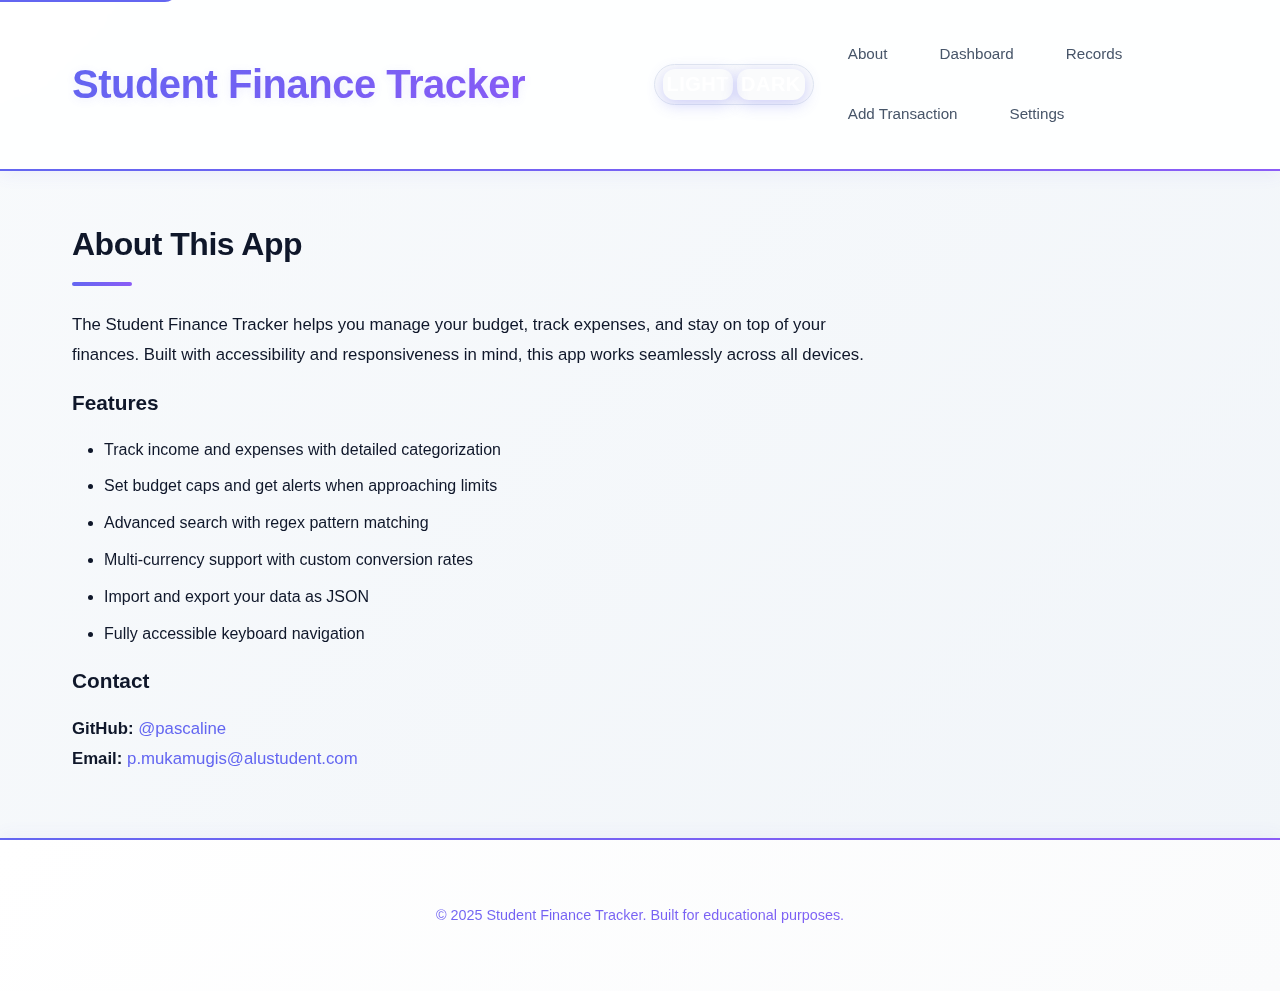
<file: index.html>
<!DOCTYPE html>
<html lang="en">

<head>
  <meta charset="UTF-8">
  <meta name="viewport" content="width=device-width, initial-scale=1.0">
  <meta name="description"
    content="Student Finance Tracker — manage your budget, track expenses, search with regex, and visualize spending trends. Fully accessible, mobile-first app.">
  <title>Student Finance Tracker</title>
  <link rel="stylesheet" href="styles/main.css">
</head>

<body>
  <a href="#main-content" class="skip-link">Skip to main content</a>

  <header>
    <div class="container">
      <div class="header-top">
        <h1>Student Finance Tracker</h1>
        <div class="theme-toggle" id="theme-toggle" role="group" aria-label="Theme selector">
          <button id="theme-light" title="Light theme" aria-pressed="true">Light</button>
          <button id="theme-dark" title="Dark theme" aria-pressed="false">Dark</button>
        </div>
      </div>
      <nav aria-label="Main navigation">
        <ul>
          <li><a href="#about" data-nav="about">About</a></li>
          <li><a href="#dashboard" data-nav="dashboard">Dashboard</a></li>
          <li><a href="#records" data-nav="records">Records</a></li>
          <li><a href="#add" data-nav="add">Add Transaction</a></li>
          <li><a href="#settings" data-nav="settings">Settings</a></li>
        </ul>
      </nav>
    </div>
  </header>

  <main id="main-content">
    <section id="about" class="section active" aria-labelledby="about-heading">
      <div class="container">
        <h2 id="about-heading">About This App</h2>
        <div class="about-content">
          <p>The Student Finance Tracker helps you manage your budget, track expenses, and stay on top of your finances.
            Built with accessibility and responsiveness in mind, this app works seamlessly across all devices.</p>

          <h3>Features</h3>
          <ul>
            <li>Track income and expenses with detailed categorization</li>
            <li>Set budget caps and get alerts when approaching limits</li>
            <li>Advanced search with regex pattern matching</li>
            <li>Multi-currency support with custom conversion rates</li>
            <li>Import and export your data as JSON</li>
            <li>Fully accessible keyboard navigation</li>
          </ul>

          <h3>Contact</h3>
          <p>
            <strong>GitHub:</strong> <a href="" target="_blank" rel="https://github.com/Pascali-ne">@pascaline</a><br>
            <strong>Email:</strong> <a href="mailto:p.mukamugis@alustudent.com">p.mukamugis@alustudent.com</a>
          </p>
        </div>
      </div>
    </section>

    <section id="dashboard" class="section" aria-labelledby="dashboard-heading">
      <div class="container">
        <h2 id="dashboard-heading">Dashboard</h2>

        <div class="stats-grid">
          <div class="stat-card">
            <h3>Total Transactions</h3>
            <p class="stat-value" id="stat-total">0</p>
          </div>

          <div class="stat-card">
            <h3>Total Expenses</h3>
            <p class="stat-value" id="stat-expenses">$0.00</p>
          </div>

          <div class="stat-card">
            <h3>Top Category</h3>
            <p class="stat-value" id="stat-top-category">None</p>
          </div>

          <div class="stat-card">
            <h3>Last 7 Days</h3>
            <p class="stat-value" id="stat-week">$0.00</p>
          </div>
        </div>

        <div class="budget-cap">
          <h3>Budget Cap</h3>
          <div class="cap-controls">
            <label for="budget-cap-input">Monthly Budget ($):</label>
            <input type="number" id="budget-cap-input" min="0" step="0.01" aria-describedby="cap-status">
            <button type="button" id="set-cap-btn">Set Cap</button>
          </div>
          <div id="cap-status" role="status" aria-live="polite" class="cap-status"></div>
          <div class="cap-visual">
            <div id="cap-progress" class="cap-progress-bar"></div>
          </div>
        </div>

        <div class="trend-chart">
          <h3>Last 7 Days Spending</h3>
          <div id="trend-bars" class="trend-bars"></div>
        </div>

        <div class="spending-overview">
          <h3>Spending by Category</h3>
          <div id="category-breakdown" class="category-breakdown"></div>
        </div>

        <div class="monthly-trend">
          <h3>Monthly Spending Trend</h3>
          <p class="trend-description">Shows how your spending changes over time</p>
          <div id="monthly-chart" class="monthly-chart"></div>
        </div>
      </div>
    </section>

    <section id="records" class="section" aria-labelledby="records-heading">
      <div class="container">
        <h2 id="records-heading">Transaction Records</h2>

        <div class="controls">
          <div class="search-box">
            <label for="search-input">Search (regex):</label>
            <input type="text" id="search-input" placeholder="Enter regex pattern..." aria-describedby="search-help">
            <label>
              <input type="checkbox" id="search-case">
              Case sensitive
            </label>
            <small id="search-help">Examples: /\.\d{2}\b/ (cents), /(coffee|tea)/i (beverages)</small>
          </div>

          <div class="sort-controls">
            <label for="sort-select">Sort by:</label>
            <select id="sort-select">
              <option value="date-desc">Date (Newest)</option>
              <option value="date-asc">Date (Oldest)</option>
              <option value="desc-asc">Description (A-Z)</option>
              <option value="desc-desc">Description (Z-A)</option>
              <option value="amount-desc">Amount (High-Low)</option>
              <option value="amount-asc">Amount (Low-High)</option>
            </select>
          </div>

          <div class="filter-controls">
            <label for="category-filter">Filter by category:</label>
            <select id="category-filter">
              <option value="">All Categories</option>
            </select>
          </div>
        </div>

        <div id="search-status" role="status" aria-live="polite" aria-atomic="true" class="sr-only"></div>
        <div id="records-container" class="records-container">
          <p class="empty-state">No transactions yet. Add your first transaction to get started!</p>
        </div>
      </div>
    </section>

    <section id="add" class="section" aria-labelledby="add-heading">
      <div class="container">
        <h2 id="add-heading">Add Transaction</h2>

        <form id="transaction-form" novalidate>
          <div class="form-group">
            <label for="description">Description <span class="required">*</span></label>
            <input type="text" id="description" name="description" required aria-describedby="description-error">
            <small id="description-error" class="error-message" role="alert"></small>
          </div>

          <div class="form-group">
            <label for="amount">Amount <span class="required">*</span></label>
            <input type="text" id="amount" name="amount" required placeholder="0.00" aria-describedby="amount-error">
            <small id="amount-error" class="error-message" role="alert"></small>
          </div>

          <div class="form-group">
            <label for="category">Category <span class="required">*</span></label>
            <select id="category" name="category" required aria-describedby="category-error">
              <option value="">Select a category</option>
              <option value="Food">Food</option>
              <option value="Books">Books</option>
              <option value="Transport">Transport</option>
              <option value="Entertainment">Entertainment</option>
              <option value="Fees">Fees</option>
              <option value="Other">Other</option>
            </select>
            <small id="category-error" class="error-message" role="alert"></small>
          </div>

          <div class="form-group">
            <label for="date">Date <span class="required">*</span></label>
            <input type="text" id="date" name="date" required placeholder="YYYY-MM-DD" aria-describedby="date-error">
            <small id="date-error" class="error-message" role="alert"></small>
          </div>

          <div class="form-actions">
            <button type="submit" id="submit-btn">Add Transaction</button>
            <button type="button" id="cancel-btn" class="secondary">Cancel</button>
          </div>
        </form>
      </div>
    </section>

    <section id="settings" class="section" aria-labelledby="settings-heading">
      <div class="container">
        <h2 id="settings-heading">Settings</h2>

        <div class="settings-group">
          <h3>Currency Settings</h3>
          <div class="currency-settings">
            <div class="form-group">
              <label for="base-currency">Base Currency</label>
              <select id="base-currency">
                <option value="USD" selected>USD ($)</option>
                <option value="EUR">EUR (€)</option>
                <option value="GBP">GBP (£)</option>
              </select>
            </div>

            <div class="form-group">
              <label for="usd-rate">USD to Base Rate</label>
              <input type="number" id="usd-rate" value="1.00" step="0.01" min="0">
            </div>

            <div class="form-group">
              <label for="eur-rate">EUR to Base Rate</label>
              <input type="number" id="eur-rate" value="0.92" step="0.01" min="0">
            </div>

            <div class="form-group">
              <label for="gbp-rate">GBP to Base Rate</label>
              <input type="number" id="gbp-rate" value="0.79" step="0.01" min="0">
            </div>

            <button type="button" id="save-rates-btn">Save Rates</button>
          </div>
        </div>

        <div class="settings-group">
          <h3>Data Management</h3>

          <div class="data-actions">
            <div>
              <button type="button" id="export-btn">Export Data (JSON)</button>
              <p>Download all your transactions as a JSON file</p>
            </div>

            <div>
              <label for="import-file" class="file-label">
                <input type="file" id="import-file" accept=".json" aria-describedby="import-status">
                <span class="button">Import Data (JSON)</span>
              </label>
              <p>Upload a previously exported JSON file</p>
              <div id="import-status" role="status" aria-live="polite"></div>
            </div>

            <div>
              <button type="button" id="clear-btn" class="danger">Clear All Data</button>
              <p>Remove all transactions (cannot be undone)</p>
            </div>
          </div>
        </div>

        <div class="settings-group">
          <h3>Categories</h3>
          <div id="categories-list" class="categories-list"></div>
          <div class="add-category">
            <input type="text" id="new-category" placeholder="New category name" aria-describedby="category-add-error">
            <button type="button" id="add-category-btn">Add Category</button>
            <small id="category-add-error" class="error-message" role="alert"></small>
          </div>
        </div>
      </div>
    </section>
  </main>

  <footer>
    <div class="container">
      <p>&copy; 2025 Student Finance Tracker. Built for educational purposes.</p>
    </div>
  </footer>

  <script type="module" src="scripts/app.js"></script>
</body>

</html>
</file>
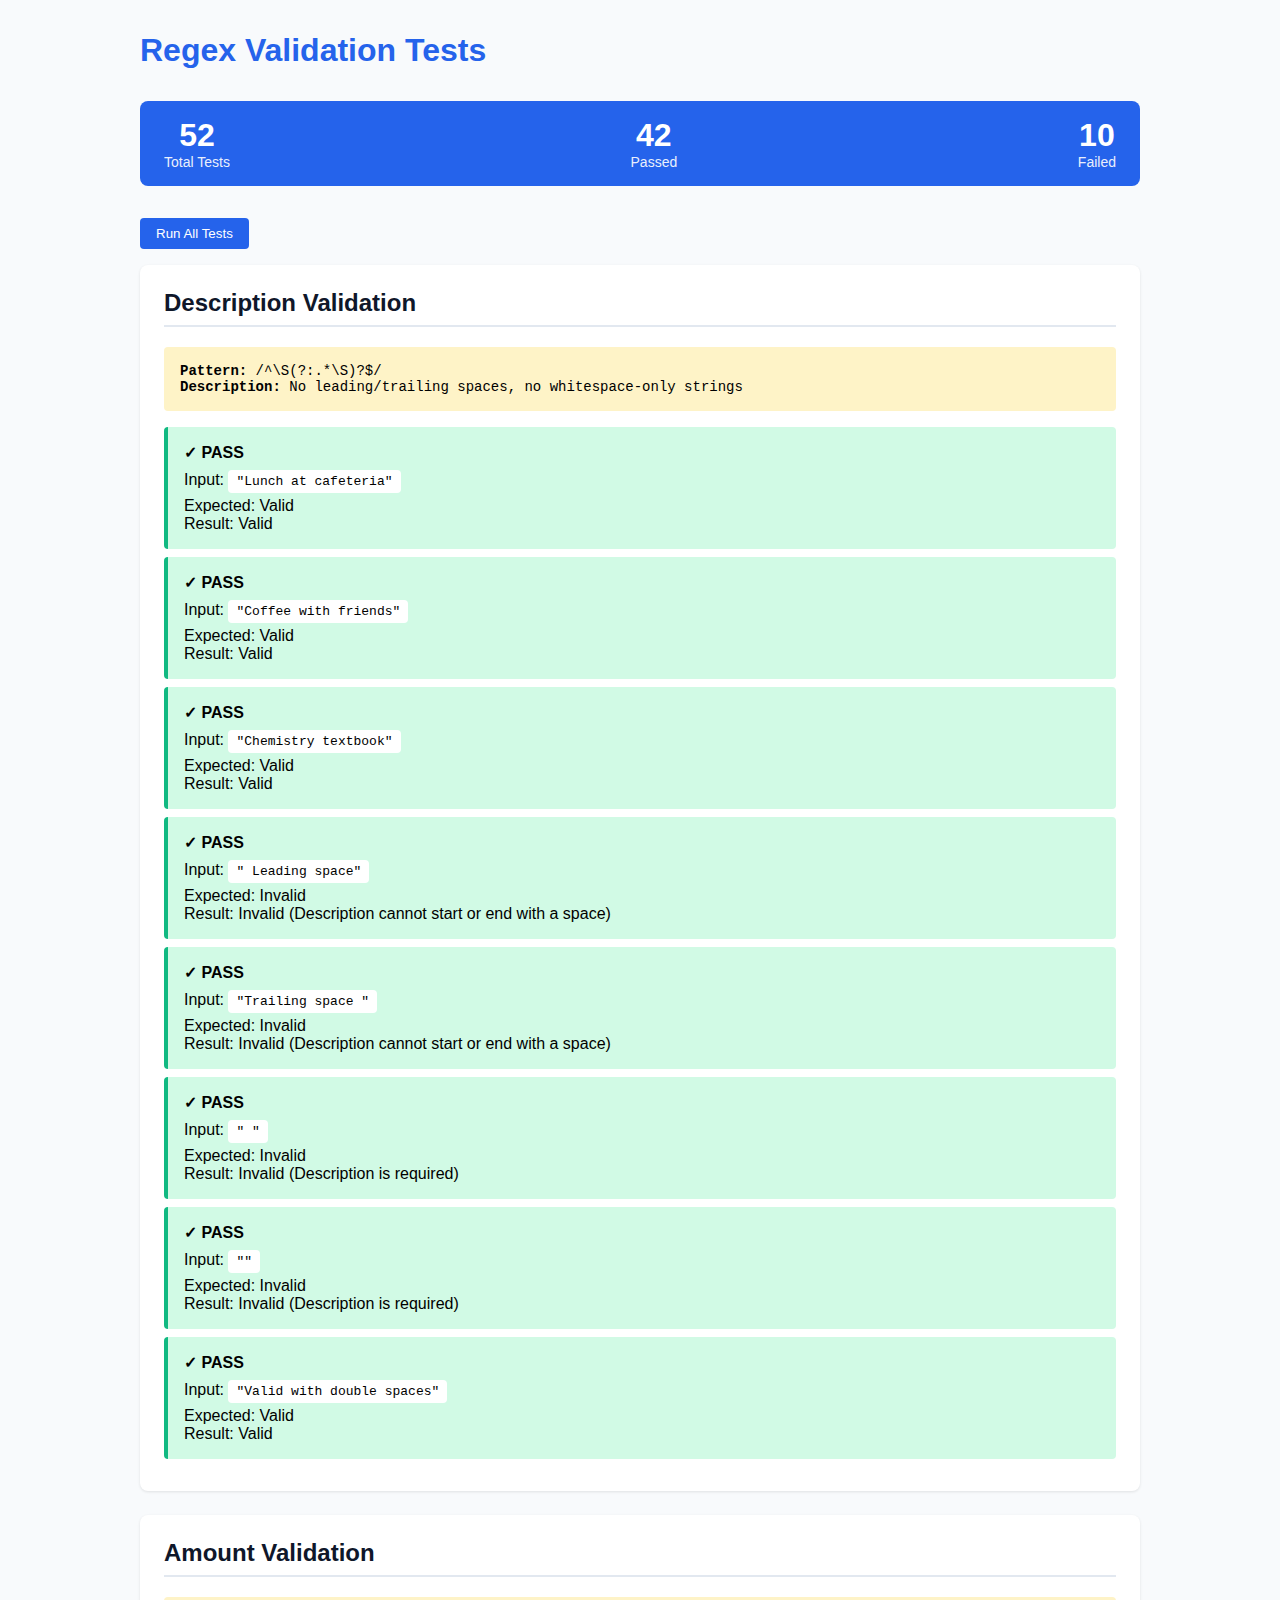
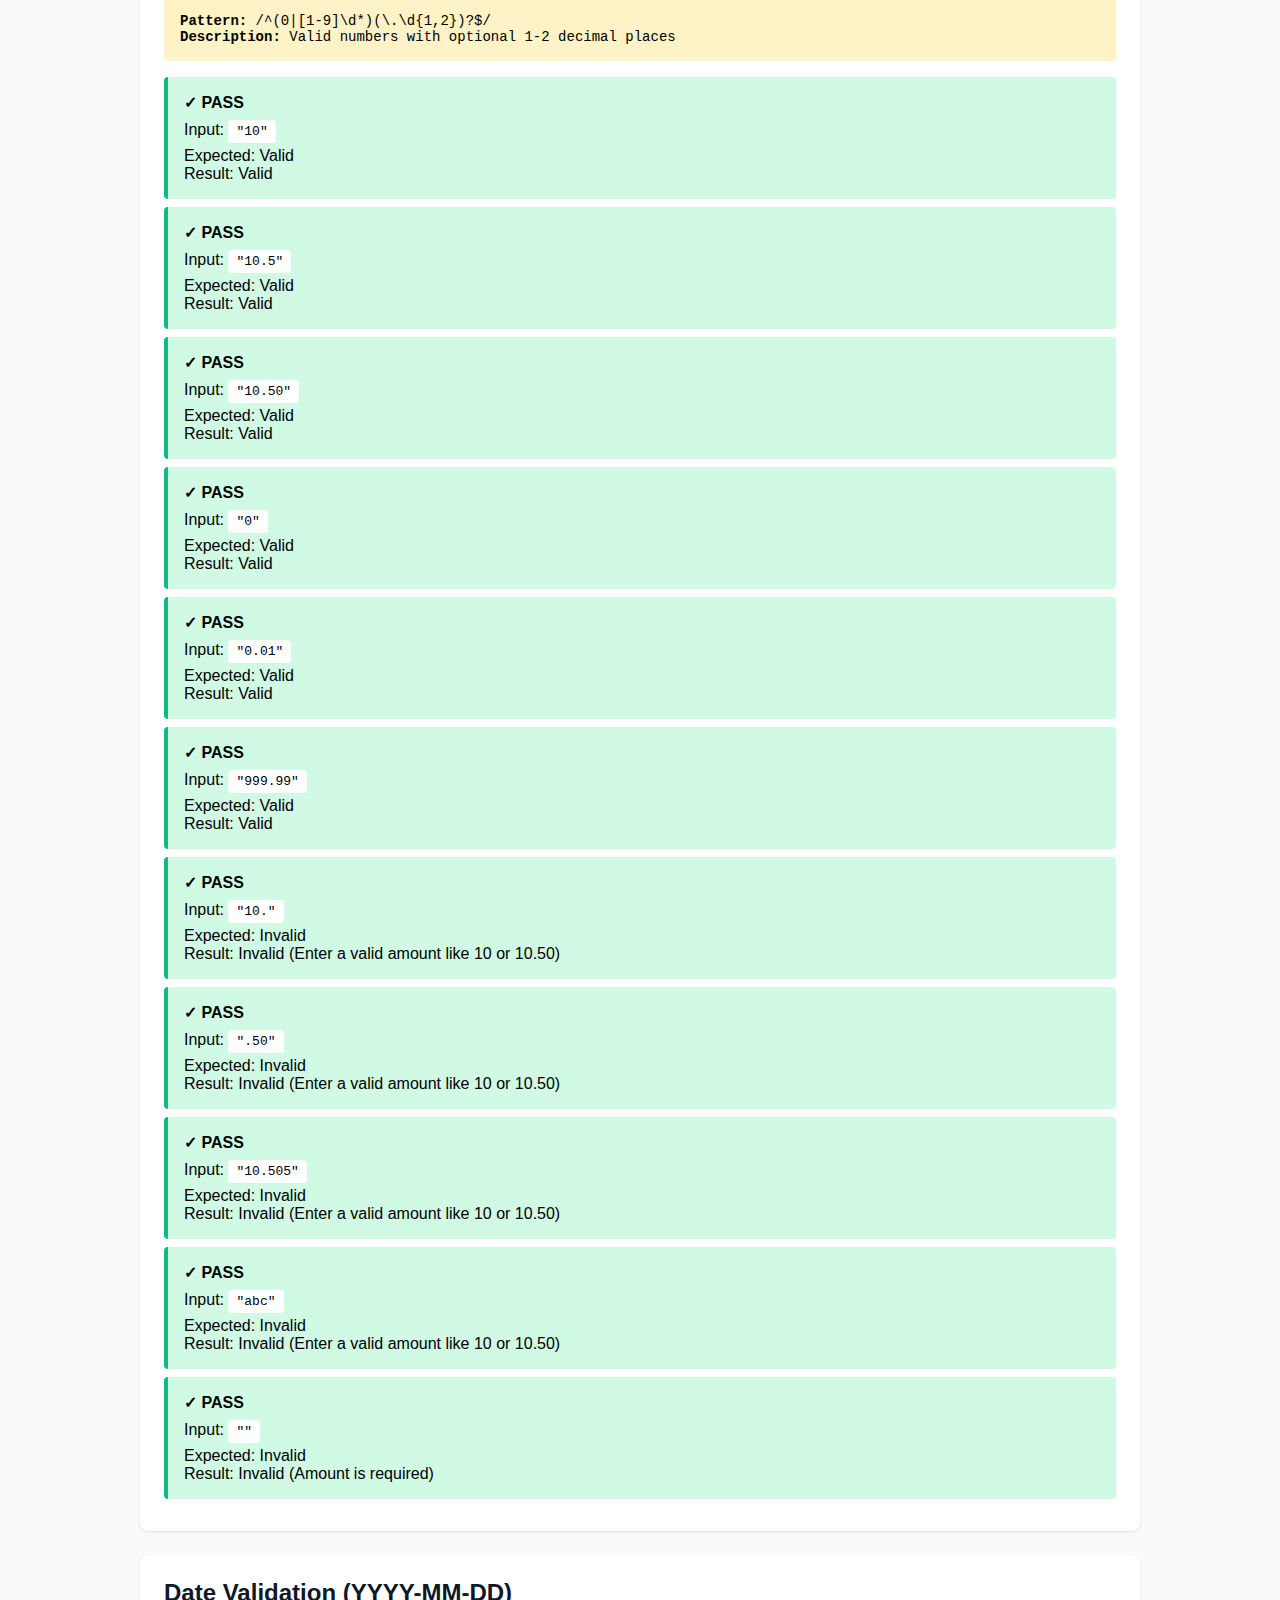
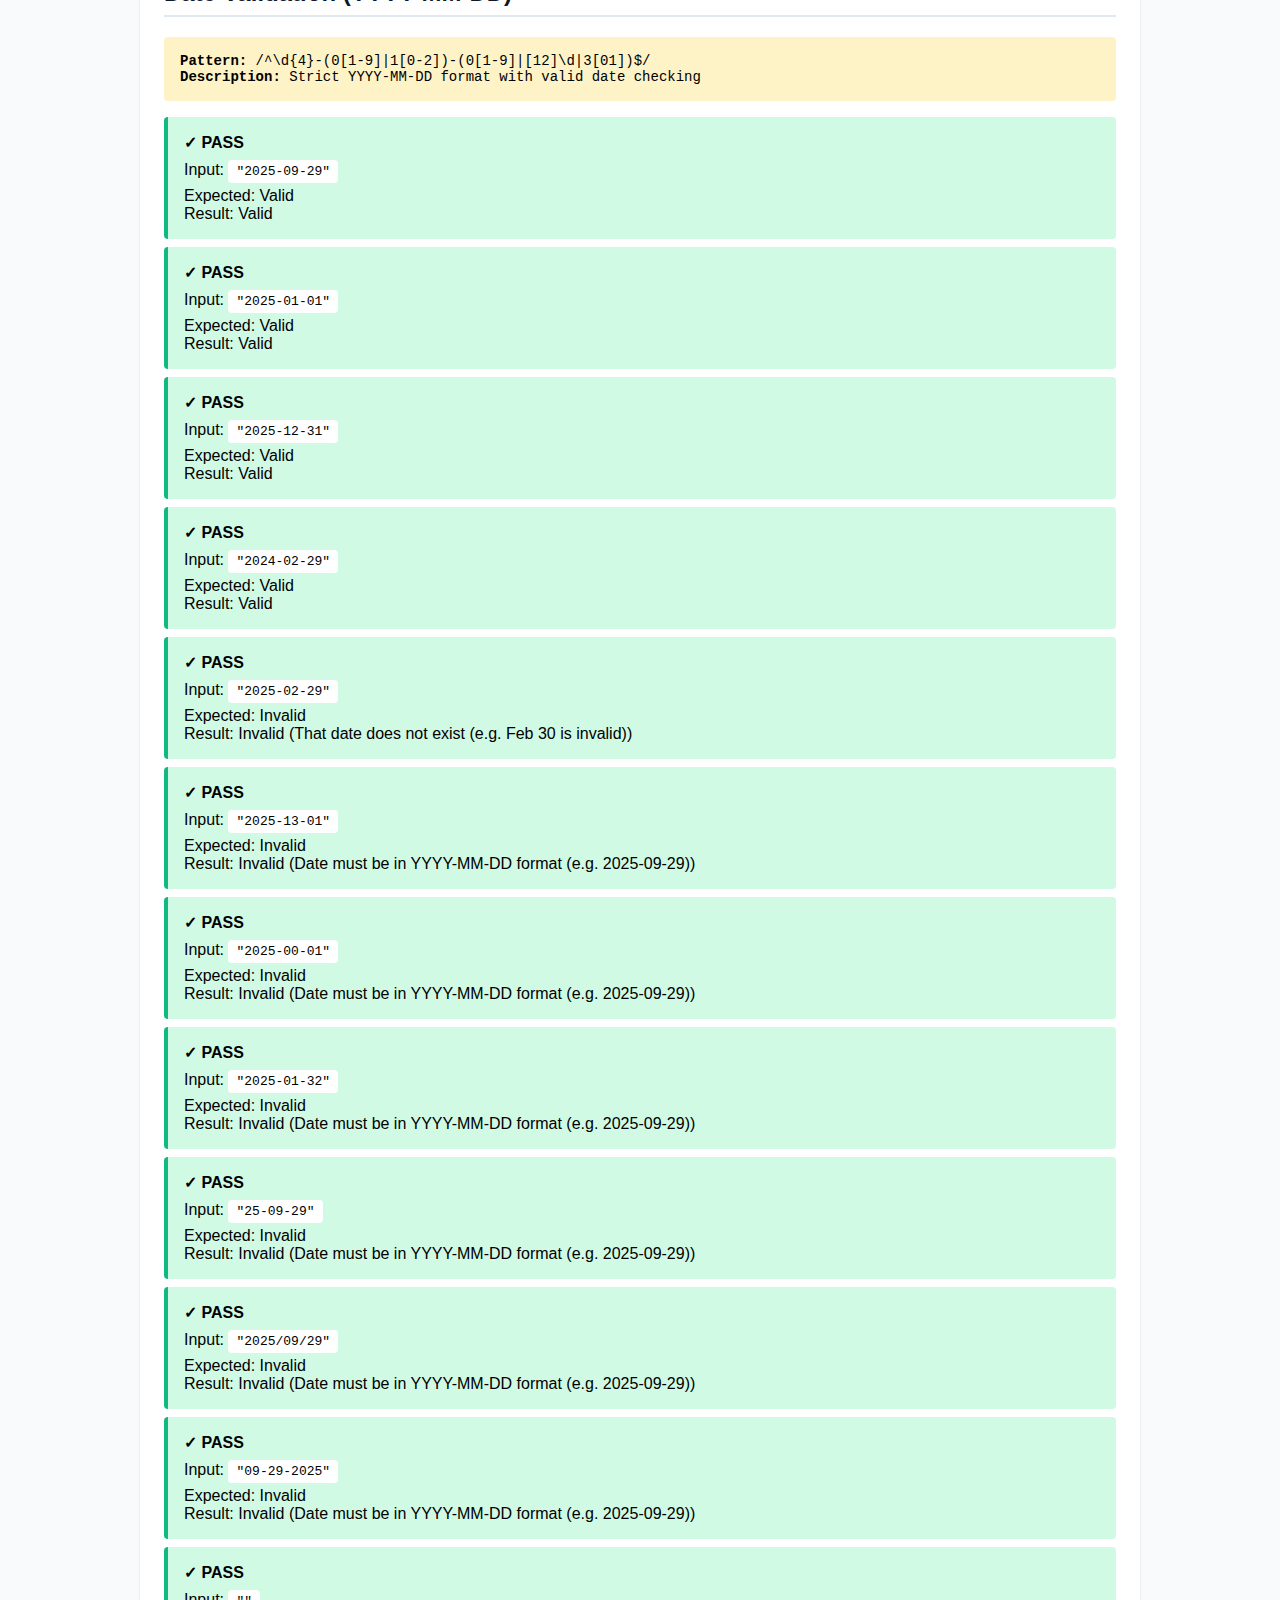
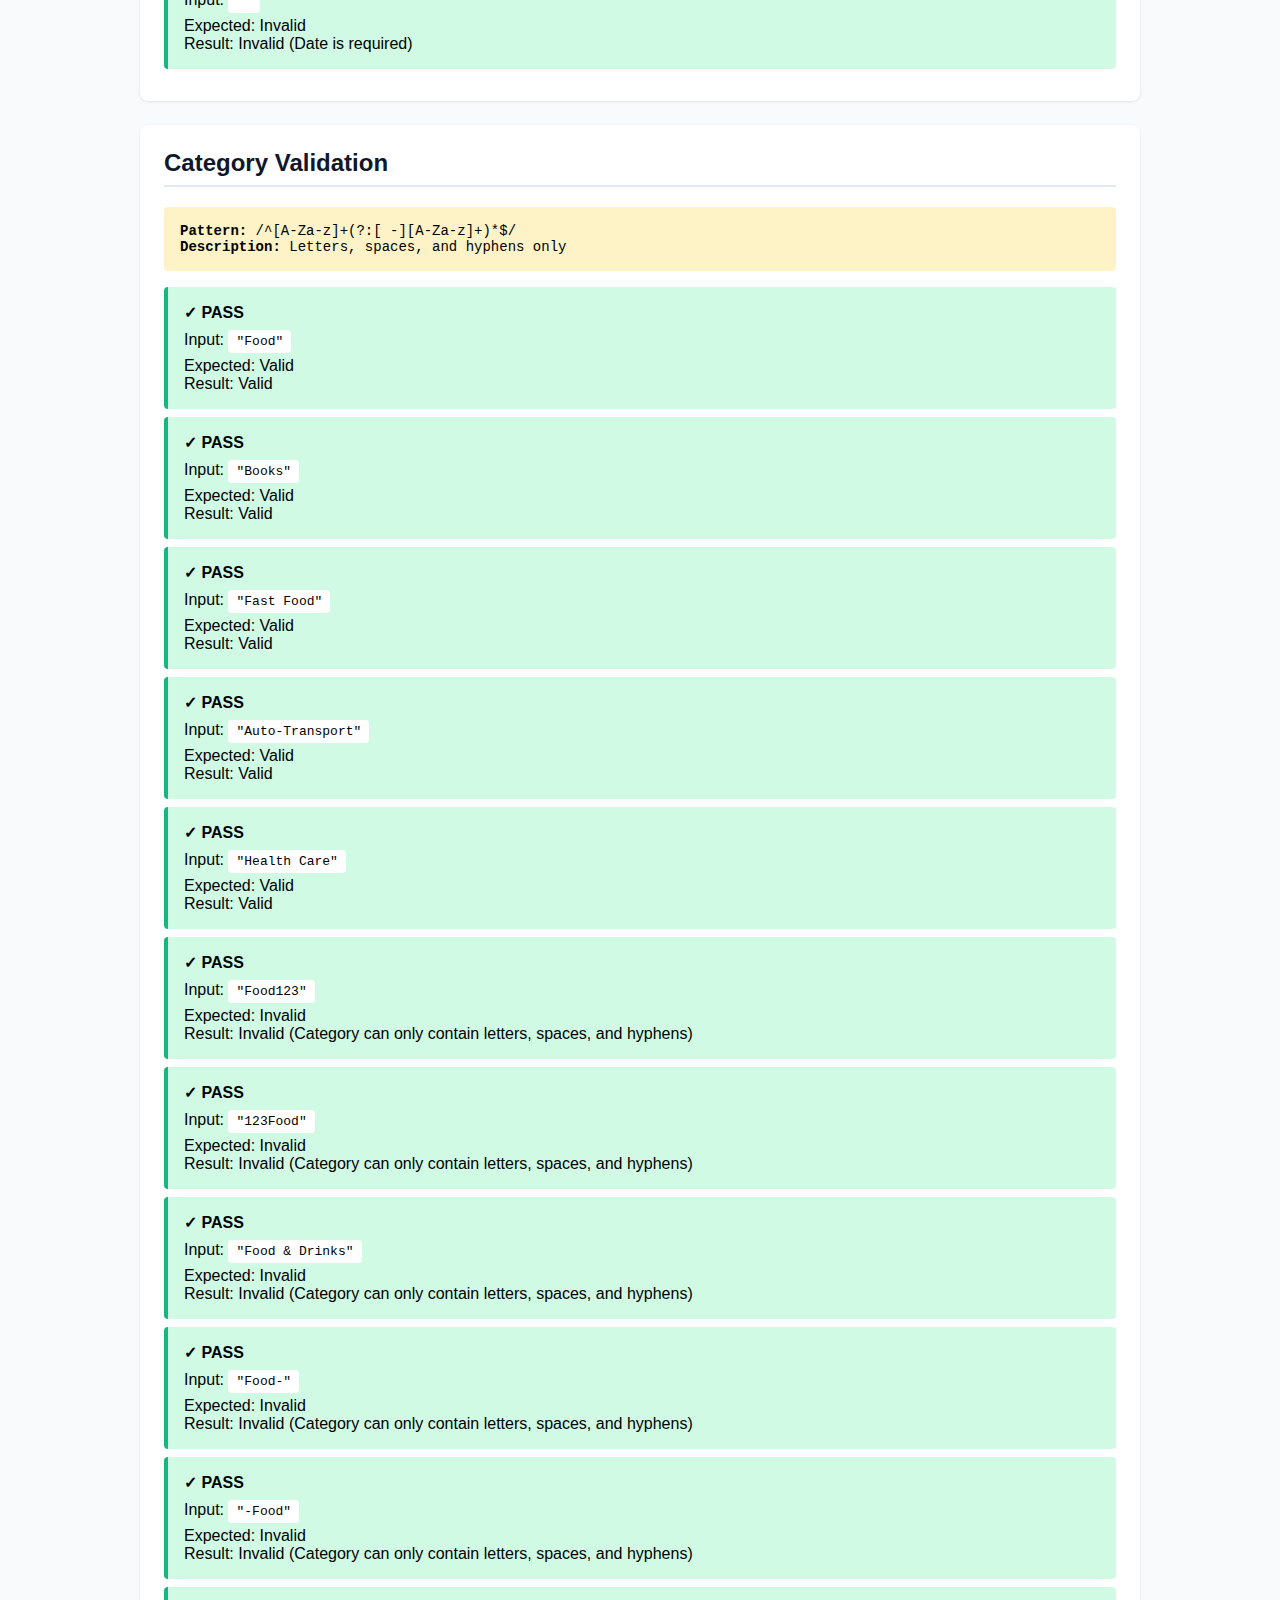
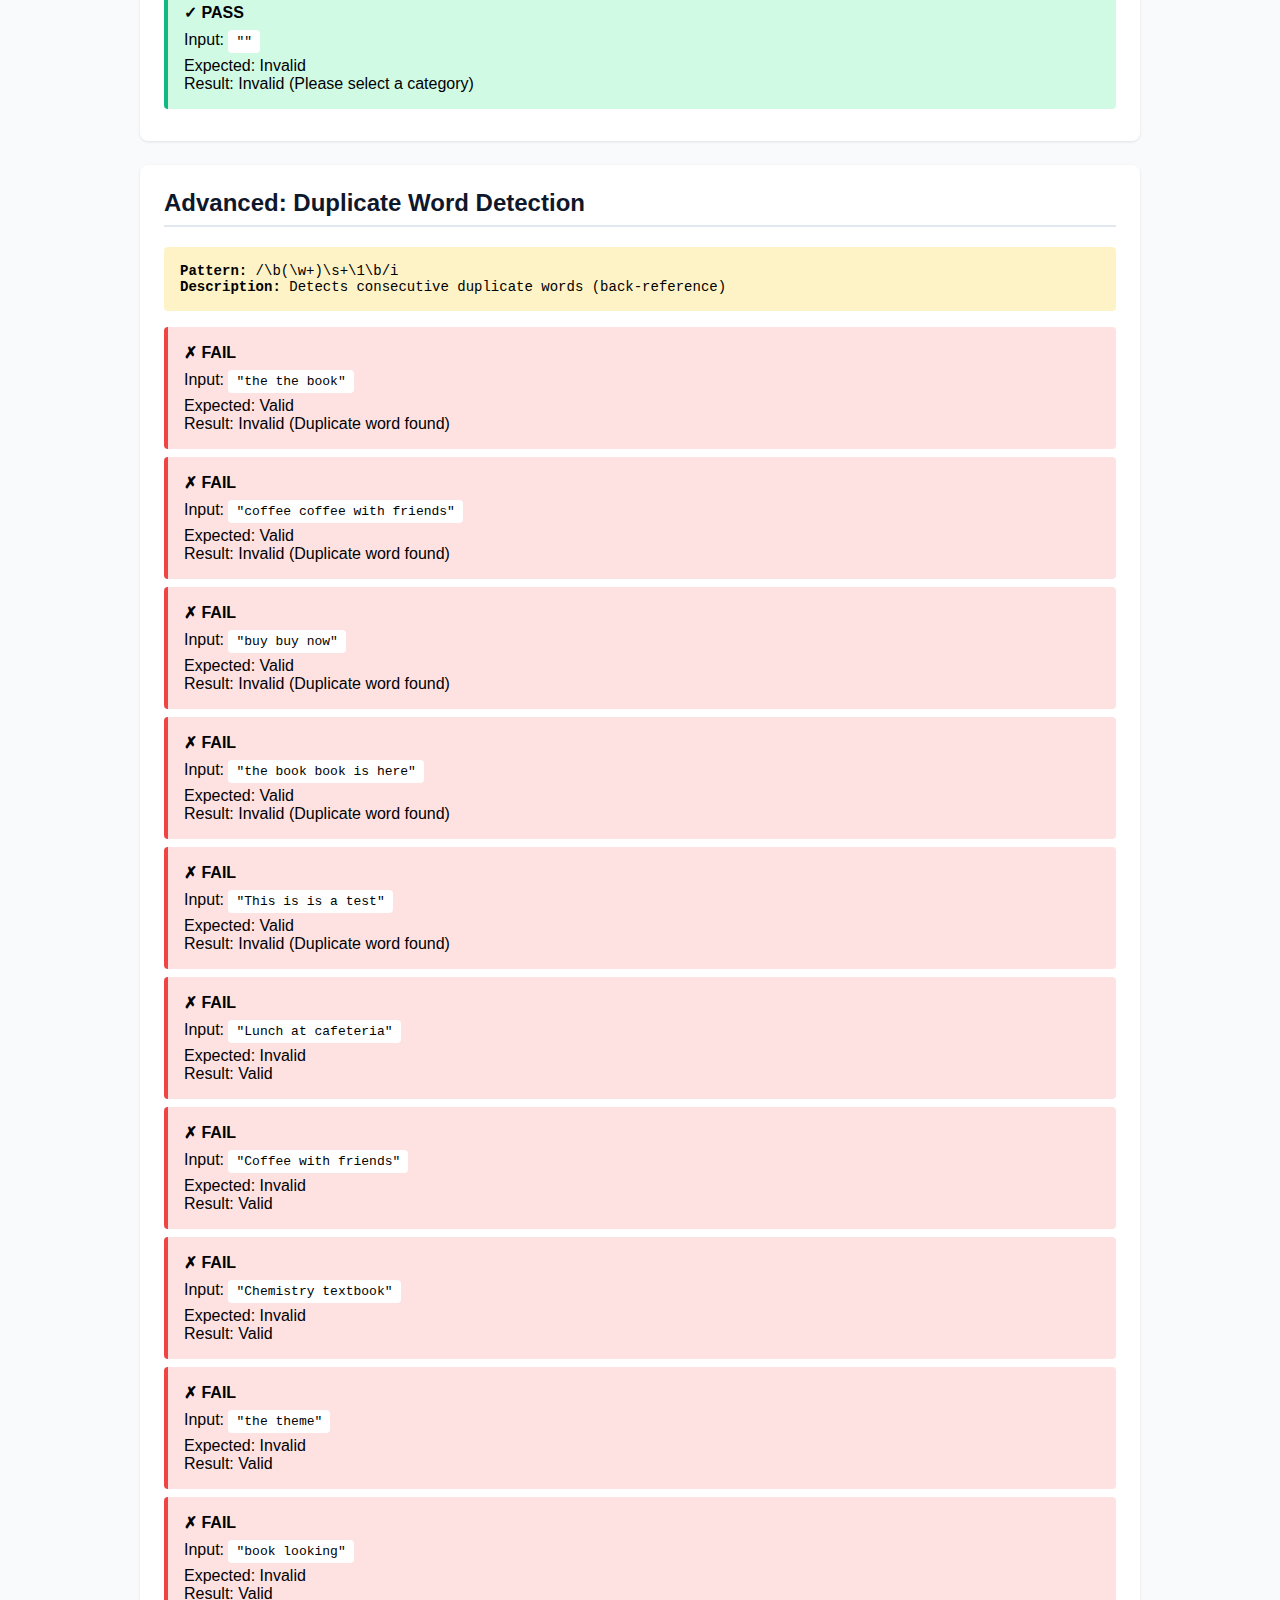
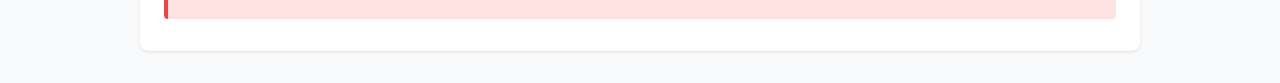
<file: tests.html>
<!DOCTYPE html>
<html lang="en">
<head>
  <meta charset="UTF-8">
  <meta name="viewport" content="width=device-width, initial-scale=1.0">
  <title>Validation Tests - Student Finance Tracker</title>
  <style>
    body {
      font-family: -apple-system, BlinkMacSystemFont, 'Segoe UI', Roboto, sans-serif;
      max-width: 1000px;
      margin: 2rem auto;
      padding: 0 1rem;
      background: #f8fafc;
    }

    h1 {
      color: #2563eb;
      margin-bottom: 2rem;
    }

    .test-suite {
      background: white;
      border-radius: 0.5rem;
      padding: 1.5rem;
      margin-bottom: 1.5rem;
      box-shadow: 0 1px 3px rgba(0, 0, 0, 0.1);
    }

    .test-suite h2 {
      margin-top: 0;
      color: #0f172a;
      border-bottom: 2px solid #e2e8f0;
      padding-bottom: 0.5rem;
    }

    .test-case {
      padding: 1rem;
      margin: 0.5rem 0;
      border-left: 4px solid #94a3b8;
      background: #f8fafc;
      border-radius: 0.25rem;
    }

    .test-case.pass {
      border-left-color: #10b981;
      background: #d1fae5;
    }

    .test-case.fail {
      border-left-color: #ef4444;
      background: #fee2e2;
    }

    .test-label {
      font-weight: 600;
      margin-bottom: 0.25rem;
    }

    .test-input {
      font-family: monospace;
      background: white;
      padding: 0.25rem 0.5rem;
      border-radius: 0.25rem;
      display: inline-block;
      margin: 0.25rem 0;
    }

    .test-result {
      margin-top: 0.5rem;
      font-size: 0.875rem;
    }

    .summary {
      background: #2563eb;
      color: white;
      padding: 1rem 1.5rem;
      border-radius: 0.5rem;
      margin-bottom: 2rem;
      display: flex;
      justify-content: space-between;
      align-items: center;
    }

    .summary-stat {
      text-align: center;
    }

    .summary-number {
      font-size: 2rem;
      font-weight: 700;
    }

    .summary-label {
      font-size: 0.875rem;
      opacity: 0.9;
    }

    .pattern-info {
      background: #fef3c7;
      padding: 1rem;
      border-radius: 0.25rem;
      margin-bottom: 1rem;
      font-family: monospace;
      font-size: 0.875rem;
    }

    button {
      background: #2563eb;
      color: white;
      border: none;
      padding: 0.5rem 1rem;
      border-radius: 0.25rem;
      cursor: pointer;
      font-weight: 500;
      margin-bottom: 1rem;
    }

    button:hover {
      background: #1d4ed8;
    }
  </style>
</head>
<body>
  <h1>Regex Validation Tests</h1>

  <div class="summary" id="summary">
    <div class="summary-stat">
      <div class="summary-number" id="total-tests">0</div>
      <div class="summary-label">Total Tests</div>
    </div>
    <div class="summary-stat">
      <div class="summary-number" id="passed-tests">0</div>
      <div class="summary-label">Passed</div>
    </div>
    <div class="summary-stat">
      <div class="summary-number" id="failed-tests">0</div>
      <div class="summary-label">Failed</div>
    </div>
  </div>

  <button onclick="runAllTests()">Run All Tests</button>

  <div id="test-results"></div>

  <script type="module">
    import * as validators from './scripts/validators.js';

    const testSuites = [
      {
        name: 'Description Validation',
        pattern: validators.REGEX_PATTERNS.description.toString(),
        description: 'No leading/trailing spaces, no whitespace-only strings',
        tests: [
          { input: 'Lunch at cafeteria', expected: true },
          { input: 'Coffee with friends', expected: true },
          { input: 'Chemistry textbook', expected: true },
          { input: ' Leading space', expected: false },
          { input: 'Trailing space ', expected: false },
          { input: '   ', expected: false },
          { input: '', expected: false },
          { input: 'Valid  with  double  spaces', expected: true }
        ],
        validator: validators.validateDescription
      },
      {
        name: 'Amount Validation',
        pattern: validators.REGEX_PATTERNS.amount.toString(),
        description: 'Valid numbers with optional 1-2 decimal places',
        tests: [
          { input: '10', expected: true },
          { input: '10.5', expected: true },
          { input: '10.50', expected: true },
          { input: '0', expected: true },
          { input: '0.01', expected: true },
          { input: '999.99', expected: true },
          { input: '10.', expected: false },
          { input: '.50', expected: false },
          { input: '10.505', expected: false },
          { input: 'abc', expected: false },
          { input: '', expected: false }
        ],
        validator: validators.validateAmount
      },
      {
        name: 'Date Validation (YYYY-MM-DD)',
        pattern: validators.REGEX_PATTERNS.date.toString(),
        description: 'Strict YYYY-MM-DD format with valid date checking',
        tests: [
          { input: '2025-09-29', expected: true },
          { input: '2025-01-01', expected: true },
          { input: '2025-12-31', expected: true },
          { input: '2024-02-29', expected: true },
          { input: '2025-02-29', expected: false },
          { input: '2025-13-01', expected: false },
          { input: '2025-00-01', expected: false },
          { input: '2025-01-32', expected: false },
          { input: '25-09-29', expected: false },
          { input: '2025/09/29', expected: false },
          { input: '09-29-2025', expected: false },
          { input: '', expected: false }
        ],
        validator: validators.validateDate
      },
      {
        name: 'Category Validation',
        pattern: validators.REGEX_PATTERNS.category.toString(),
        description: 'Letters, spaces, and hyphens only',
        tests: [
          { input: 'Food', expected: true },
          { input: 'Books', expected: true },
          { input: 'Fast Food', expected: true },
          { input: 'Auto-Transport', expected: true },
          { input: 'Health Care', expected: true },
          { input: 'Food123', expected: false },
          { input: '123Food', expected: false },
          { input: 'Food & Drinks', expected: false },
          { input: 'Food-', expected: false },
          { input: '-Food', expected: false },
          { input: '', expected: false }
        ],
        validator: validators.validateCategory
      },
      {
        name: 'Advanced: Duplicate Word Detection',
        pattern: validators.REGEX_PATTERNS.duplicateWord.toString(),
        description: 'Detects consecutive duplicate words (back-reference)',
        tests: [
          { input: 'the the book', expected: true },
          { input: 'coffee coffee with friends', expected: true },
          { input: 'buy buy now', expected: true },
          { input: 'the book book is here', expected: true },
          { input: 'This is is a test', expected: true },
          { input: 'Lunch at cafeteria', expected: false },
          { input: 'Coffee with friends', expected: false },
          { input: 'Chemistry textbook', expected: false },
          { input: 'the theme', expected: false },
          { input: 'book looking', expected: false }
        ],
        validator: (value) => ({
          valid: !validators.REGEX_PATTERNS.duplicateWord.test(value),
          message: validators.REGEX_PATTERNS.duplicateWord.test(value) ? 'Duplicate word found' : ''
        })
      }
    ];

    function runAllTests() {
      const resultsContainer = document.getElementById('test-results');
      resultsContainer.innerHTML = '';

      let totalTests = 0;
      let passedTests = 0;
      let failedTests = 0;

      testSuites.forEach(suite => {
        const suiteDiv = document.createElement('div');
        suiteDiv.className = 'test-suite';

        const suiteTitle = document.createElement('h2');
        suiteTitle.textContent = suite.name;
        suiteDiv.appendChild(suiteTitle);

        const patternInfo = document.createElement('div');
        patternInfo.className = 'pattern-info';
        patternInfo.innerHTML = `<strong>Pattern:</strong> ${suite.pattern}<br><strong>Description:</strong> ${suite.description}`;
        suiteDiv.appendChild(patternInfo);

        suite.tests.forEach(test => {
          totalTests++;

          const result = suite.validator(test.input);
          const passed = result.valid === test.expected;

          if (passed) {
            passedTests++;
          } else {
            failedTests++;
          }

          const testDiv = document.createElement('div');
          testDiv.className = `test-case ${passed ? 'pass' : 'fail'}`;

          testDiv.innerHTML = `
            <div class="test-label">${passed ? '✓ PASS' : '✗ FAIL'}</div>
            <div>Input: <span class="test-input">"${test.input}"</span></div>
            <div>Expected: ${test.expected ? 'Valid' : 'Invalid'}</div>
            <div>Result: ${result.valid ? 'Valid' : 'Invalid'}${result.message ? ` (${result.message})` : ''}</div>
          `;

          suiteDiv.appendChild(testDiv);
        });

        resultsContainer.appendChild(suiteDiv);
      });

      document.getElementById('total-tests').textContent = totalTests;
      document.getElementById('passed-tests').textContent = passedTests;
      document.getElementById('failed-tests').textContent = failedTests;
    }

    window.runAllTests = runAllTests;

    runAllTests();
  </script>
</body>
</html>
</file>
<file: styles/main.css>
:root {
  /* Modern Purple-Blue Gradient Theme (Professional & Eye-catching) */
  --primary: #6366f1;
  --primary-dark: #4f46e5;
  --primary-light: #818cf8;
  --accent: #8b5cf6;
  --accent-light: #a78bfa;
  --secondary: #64748b;
  --success: #10b981;
  --success-light: #34d399;
  --warning: #f59e0b;
  --warning-light: #fbbf24;
  --error: #ef4444;
  --error-light: #f87171;
  --info: #06b6d4;
  --info-light: #22d3ee;

  /* Backgrounds with subtle gradients */
  --background: linear-gradient(135deg, #f8fafc 0%, #f1f5f9 100%);
  --background-solid: #f8fafc;
  --surface: #ffffff;
  --surface-hover: #fafbfc;
  --surface-active: #f1f5f9;
  --surface-glass: rgba(255, 255, 255, 0.9);

  /* Text colors */
  --text: #0f172a;
  --text-secondary: #475569;
  --text-muted: #94a3b8;
  --text-inverse: #ffffff;

  /* Borders */
  --border: #e2e8f0;
  --border-hover: #cbd5e1;
  --border-focus: #6366f1;

  /* Focus & interactions */
  --focus: #6366f1;
  --focus-ring: rgba(99, 102, 241, 0.3);

  /* Shadows with depth */
  --shadow-xs: 0 1px 2px 0 rgba(0, 0, 0, 0.05);
  --shadow-sm: 0 2px 4px 0 rgba(0, 0, 0, 0.06);
  --shadow: 0 4px 16px rgba(99, 102, 241, 0.08);
  --shadow-md: 0 6px 20px rgba(99, 102, 241, 0.1);
  --shadow-lg: 0 20px 40px rgba(99, 102, 241, 0.12);
  --shadow-xl: 0 25px 50px -12px rgba(99, 102, 241, 0.15);

  /* Spacing */
  --spacing-xs: 0.25rem;
  --spacing-sm: 0.5rem;
  --spacing: 1rem;
  --spacing-lg: 1.5rem;
  --spacing-xl: 2rem;
  --spacing-2xl: 3rem;

  /* Border radius */
  --radius-sm: 0.5rem;
  --radius: 0.75rem;
  --radius-lg: 1rem;
  --radius-xl: 1.5rem;

  /* Transitions */
  --transition: 0.3s cubic-bezier(0.4, 0, 0.2, 1);
  --transition-fast: 0.15s cubic-bezier(0.4, 0, 0.2, 1);
  --transition-slow: 0.5s cubic-bezier(0.4, 0, 0.2, 1);
}

[data-theme="dark"] {
  /* Dark theme with vibrant accents */
  --primary: #818cf8;
  --primary-dark: #6366f1;
  --primary-light: #a5b4fc;
  --accent: #a78bfa;
  --accent-light: #c4b5fd;

  --background: linear-gradient(135deg, #0f172a 0%, #1e293b 100%);
  --background-solid: #0f172a;
  --surface: #1e293b;
  --surface-hover: #334155;
  --surface-active: #475569;
  --surface-glass: rgba(30, 41, 59, 0.9);

  --text: #f1f5f9;
  --text-secondary: #cbd5e1;
  --text-muted: #94a3b8;
  --text-inverse: #0f172a;

  --border: #334155;
  --border-hover: #475569;
  --border-focus: #818cf8;

  --focus-ring: rgba(129, 140, 248, 0.4);

  --shadow: 0 4px 16px rgba(0, 0, 0, 0.4);
  --shadow-md: 0 6px 20px rgba(0, 0, 0, 0.5);
  --shadow-lg: 0 20px 40px rgba(0, 0, 0, 0.6);
  --shadow-xl: 0 25px 50px -12px rgba(0, 0, 0, 0.7);
}

* {
  box-sizing: border-box;
  margin: 0;
  padding: 0;
}

html {
  scroll-behavior: smooth;
}

body {
  font-family: -apple-system, BlinkMacSystemFont, 'Segoe UI', Roboto, 'Helvetica Neue', sans-serif;
  line-height: 1.6;
  color: var(--text);
  background: var(--background);
  background-attachment: fixed;
  min-height: 100vh;
  display: flex;
  flex-direction: column;
  transition: background-color var(--transition);
}

.skip-link {
  position: absolute;
  top: -40px;
  left: 0;
  background: var(--primary);
  color: white;
  padding: var(--spacing-sm) var(--spacing);
  text-decoration: none;
  z-index: 100;
  border-radius: 0 0 var(--radius) 0;
  font-weight: 500;
}

.skip-link:focus {
  top: 0;
}

header {
  background: var(--surface-glass);
  box-shadow: var(--shadow);
  position: sticky;
  top: 0;
  z-index: 50;
  border-bottom: 2px solid transparent;
  border-image: linear-gradient(90deg, var(--primary), var(--accent)) 1;
  backdrop-filter: blur(20px) saturate(180%);
}

[data-theme="dark"] header {
  background: var(--surface-glass);
  border-image: linear-gradient(90deg, var(--primary), var(--accent)) 1;
}

header .container {
  display: flex;
  flex-direction: column;
  gap: var(--spacing);
  padding: var(--spacing);
  align-items: flex-start;
}

header h1 {
  font-size: 1.75rem;
  background: linear-gradient(135deg, var(--primary) 0%, var(--accent) 100%);
  background-clip: text;
  -webkit-background-clip: text;
  -webkit-text-fill-color: transparent;
  font-weight: 700;
  letter-spacing: -0.5px;
  text-shadow: 0 2px 10px rgba(99, 102, 241, 0.1);
}

.header-top {
  display: flex;
  justify-content: space-between;
  align-items: center;
  width: 100%;
}

.theme-toggle {
  background: var(--surface-hover);
  border: 1px solid var(--border);
  padding: var(--spacing-xs) var(--spacing-sm);
  border-radius: 50px;
  cursor: pointer;
  display: flex;
  gap: var(--spacing-xs);
  font-size: 1.25rem;
  transition: all var(--transition);
}

.theme-toggle:hover {
  background: var(--border);
}

.theme-toggle:focus {
  outline: 2px solid var(--primary);
  outline-offset: 2px;
}

.theme-toggle button {
  background: none;
  border: none;
  padding: var(--spacing-xs);
  cursor: pointer;
  font-size: 1.25rem;
  transition: transform 0.2s;
}

.theme-toggle button:hover {
  transform: scale(1.2);
}

nav ul {
  list-style: none;
  display: flex;
  flex-wrap: wrap;
  gap: var(--spacing-sm);
  width: 100%;
}

nav a {
  display: block;
  padding: var(--spacing-sm) var(--spacing);
  text-decoration: none;
  color: var(--text-secondary);
  border-radius: var(--radius);
  transition: all var(--transition);
  font-weight: 500;
  font-size: 0.95rem;
  border: 2px solid transparent;
  position: relative;
  overflow: hidden;
}

nav a::before {
  content: '';
  position: absolute;
  top: 0;
  left: -100%;
  width: 100%;
  height: 100%;
  background: linear-gradient(90deg, transparent, rgba(99, 102, 241, 0.1), transparent);
  transition: left var(--transition);
}

nav a:hover::before {
  left: 100%;
}

nav a:hover {
  background: linear-gradient(135deg, rgba(99, 102, 241, 0.1), rgba(139, 92, 246, 0.1));
  color: var(--primary);
  border-color: var(--primary);
  transform: translateY(-2px);
  box-shadow: 0 4px 12px rgba(99, 102, 241, 0.15);
}

nav a:focus {
  outline: 3px solid var(--focus-ring);
  outline-offset: 2px;
}

nav a.active {
  color: white;
  background: linear-gradient(135deg, var(--primary), var(--accent));
  border-color: transparent;
  box-shadow: 0 4px 12px rgba(99, 102, 241, 0.3);
}

.container {
  max-width: 1200px;
  margin: 0 auto;
  padding: var(--spacing);
  width: 100%;
}

main {
  flex: 1;
  padding: var(--spacing) 0;
}

.section {
  display: none;
  animation: fadeInUp 0.4s var(--transition);
}

.section.active {
  display: block;
}

@keyframes fadeInUp {
  from {
    opacity: 0;
    transform: translateY(20px);
  }

  to {
    opacity: 1;
    transform: translateY(0);
  }
}

@keyframes slideIn {
  from {
    opacity: 0;
    transform: translateX(-10px);
  }

  to {
    opacity: 1;
    transform: translateX(0);
  }
}

@keyframes pulse {

  0%,
  100% {
    opacity: 1;
  }

  50% {
    opacity: 0.7;
  }
}

h2 {
  font-size: 2rem;
  margin-bottom: var(--spacing-lg);
  color: var(--text);
  font-weight: 700;
  letter-spacing: -0.5px;
  position: relative;
  padding-bottom: var(--spacing);
}

h2::after {
  content: '';
  position: absolute;
  bottom: 0;
  left: 0;
  width: 60px;
  height: 4px;
  background: linear-gradient(90deg, var(--primary), var(--accent));
  border-radius: 2px;
}

h3 {
  font-size: 1.3rem;
  margin-bottom: var(--spacing);
  color: var(--text);
  font-weight: 600;
}

.about-content {
  max-width: 800px;
}

.about-content p {
  margin-bottom: var(--spacing);
  line-height: 1.8;
  font-size: 1.05rem;
}

.about-content ul {
  margin: var(--spacing) 0;
  padding-left: var(--spacing-xl);
}

.about-content li {
  margin: var(--spacing-sm) 0;
  line-height: 1.8;
}

.about-content a {
  color: var(--primary);
  text-decoration: none;
  font-weight: 500;
  transition: all var(--transition);
  position: relative;
}

.about-content a::after {
  content: '';
  position: absolute;
  bottom: -2px;
  left: 0;
  width: 0;
  height: 2px;
  background: var(--primary);
  transition: width var(--transition);
}

.about-content a:hover::after {
  width: 100%;
}

.stats-grid {
  display: grid;
  grid-template-columns: 1fr;
  gap: var(--spacing);
  margin-bottom: var(--spacing-xl);
}

.stat-card {
  background: var(--surface);
  padding: var(--spacing-xl);
  border-radius: var(--radius-lg);
  box-shadow: var(--shadow);
  transition: all var(--transition);
  border: 2px solid transparent;
  position: relative;
  overflow: hidden;
}

.stat-card::before {
  content: '';
  position: absolute;
  top: 0;
  left: 0;
  width: 100%;
  height: 4px;
  background: linear-gradient(90deg, var(--primary), var(--accent), var(--info));
  background-size: 200% 100%;
  animation: gradientShift 3s ease infinite;
}

@keyframes gradientShift {

  0%,
  100% {
    background-position: 0% 50%;
  }

  50% {
    background-position: 100% 50%;
  }
}

.stat-card:hover {
  transform: translateY(-4px);
  box-shadow: var(--shadow-lg);
  border-color: var(--primary);
}

.stat-card h3 {
  font-size: 0.85rem;
  color: var(--text-secondary);
  text-transform: uppercase;
  letter-spacing: 0.1em;
  margin-bottom: var(--spacing);
  font-weight: 600;
}

.stat-value {
  font-size: 2.5rem;
  font-weight: 700;
  background: linear-gradient(135deg, var(--primary), var(--accent));
  background-clip: text;
  -webkit-background-clip: text;
  -webkit-text-fill-color: transparent;
  text-shadow: 0 2px 10px rgba(99, 102, 241, 0.2);
}

.budget-cap {
  background: var(--surface);
  padding: var(--spacing-xl);
  border-radius: var(--radius-lg);
  box-shadow: var(--shadow);
  margin-bottom: var(--spacing-xl);
  border: 1px solid var(--border);
}

.budget-cap h3 {
  margin-bottom: var(--spacing-lg);
}

.cap-controls {
  display: flex;
  flex-direction: column;
  gap: var(--spacing);
  margin-bottom: var(--spacing);
}

.cap-controls label {
  font-weight: 500;
  color: var(--text);
}

.cap-controls input {
  padding: var(--spacing-sm) var(--spacing);
  border: 2px solid var(--border);
  border-radius: var(--radius);
  font-size: 1rem;
  transition: all var(--transition);
  background: var(--surface-hover);
}

.cap-controls input:focus {
  outline: none;
  border-color: var(--primary);
  box-shadow: 0 0 0 3px rgba(59, 130, 246, 0.1);
}

.cap-status {
  padding: var(--spacing);
  border-radius: var(--radius);
  margin-bottom: var(--spacing);
  min-height: 1.5rem;
  font-weight: 500;
  animation: slideIn 0.3s var(--transition);
}

.cap-status.success {
  background: linear-gradient(135deg, rgba(16, 185, 129, 0.1), rgba(52, 211, 153, 0.1));
  color: var(--success);
  border: 1px solid rgba(16, 185, 129, 0.3);
}

.cap-status.warning {
  background: linear-gradient(135deg, rgba(245, 158, 11, 0.1), rgba(251, 191, 36, 0.1));
  color: var(--warning);
  border: 1px solid rgba(245, 158, 11, 0.3);
}

.cap-status.error {
  background: linear-gradient(135deg, rgba(239, 68, 68, 0.1), rgba(248, 113, 113, 0.1));
  color: var(--error);
  border: 1px solid rgba(239, 68, 68, 0.3);
}

.cap-visual {
  background: var(--surface-hover);
  border-radius: var(--radius);
  height: 8px;
  overflow: hidden;
  box-shadow: inset 0 2px 4px rgba(0, 0, 0, 0.1);
}

.cap-progress-bar {
  height: 100%;
  background: linear-gradient(90deg, var(--success), #34d399);
  transition: width 0.5s ease, background-color 0.3s var(--transition);
  border-radius: var(--radius);
}

.cap-progress-bar.warning {
  background: linear-gradient(90deg, var(--warning), #fbbf24);
}

.cap-progress-bar.error {
  background: linear-gradient(90deg, var(--error), #f87171);
  animation: pulse 2s infinite;
}

.trend-chart {
  background: var(--surface);
  padding: var(--spacing-xl);
  border-radius: var(--radius-lg);
  box-shadow: var(--shadow);
  border: 1px solid var(--border);
}

.trend-bars {
  display: flex;
  align-items: flex-end;
  justify-content: space-between;
  height: 180px;
  gap: var(--spacing-sm);
  margin-top: var(--spacing-lg);
}

.trend-bar {
  flex: 1;
  background: linear-gradient(180deg, var(--accent-light), var(--primary));
  border-radius: var(--radius) var(--radius) 0 0;
  transition: all var(--transition);
  position: relative;
  min-height: 6px;
  animation: barGrow 0.6s var(--transition);
  cursor: pointer;
  box-shadow: 0 -2px 8px rgba(99, 102, 241, 0.2);
}

@keyframes barGrow {
  from {
    transform: scaleY(0);
    opacity: 0;
  }

  to {
    transform: scaleY(1);
    opacity: 1;
  }
}

.trend-bar:hover {
  background: linear-gradient(180deg, var(--accent), var(--primary-dark));
  transform: scaleY(1.05);
  box-shadow: 0 -4px 16px rgba(99, 102, 241, 0.4);
}

.trend-bar-label {
  position: absolute;
  bottom: -28px;
  left: 50%;
  transform: translateX(-50%);
  font-size: 0.8rem;
  color: var(--text-secondary);
  white-space: nowrap;
  font-weight: 500;
}

/* Category Breakdown Visualization */
.spending-overview {
  background: var(--surface);
  padding: var(--spacing-xl);
  border-radius: var(--radius-lg);
  box-shadow: var(--shadow);
  border: 2px solid var(--border);
  margin-bottom: var(--spacing-xl);
}

.spending-overview h3 {
  margin-bottom: var(--spacing-lg);
}

.category-breakdown {
  display: flex;
  flex-direction: column;
  gap: var(--spacing);
}

.category-item {
  display: flex;
  align-items: center;
  gap: var(--spacing);
}

.category-item-label {
  min-width: 120px;
  font-weight: 600;
  color: var(--text);
  font-size: 0.9rem;
}

.category-item-bar {
  flex: 1;
  height: 32px;
  background: var(--surface-hover);
  border-radius: var(--radius);
  position: relative;
  overflow: hidden;
  box-shadow: inset 0 2px 4px rgba(0, 0, 0, 0.05);
}

.category-item-fill {
  height: 100%;
  background: linear-gradient(90deg, var(--primary), var(--accent));
  border-radius: var(--radius);
  transition: width 1s ease;
  display: flex;
  align-items: center;
  justify-content: flex-end;
  padding: 0 var(--spacing-sm);
  position: relative;
  box-shadow: 0 2px 8px rgba(99, 102, 241, 0.3);
}

.category-item-fill::before {
  content: '';
  position: absolute;
  top: 0;
  left: 0;
  right: 0;
  bottom: 0;
  background: linear-gradient(90deg, transparent, rgba(255, 255, 255, 0.2), transparent);
  animation: shimmer 2s infinite;
}

@keyframes shimmer {
  0% {
    transform: translateX(-100%);
  }

  100% {
    transform: translateX(100%);
  }
}

.category-item-amount {
  color: white;
  font-weight: 700;
  font-size: 0.85rem;
  text-shadow: 0 1px 2px rgba(0, 0, 0, 0.2);
  position: relative;
  z-index: 1;
}

/* Monthly Trend Visualization */
.monthly-trend {
  background: var(--surface);
  padding: var(--spacing-xl);
  border-radius: var(--radius-lg);
  box-shadow: var(--shadow);
  border: 2px solid var(--border);
}

.monthly-trend h3 {
  margin-bottom: var(--spacing-sm);
}

.trend-description {
  color: var(--text-secondary);
  font-size: 0.9rem;
  margin-bottom: var(--spacing-lg);
}

.monthly-chart {
  display: flex;
  align-items: flex-end;
  justify-content: space-around;
  height: 240px;
  gap: var(--spacing-sm);
  margin-top: var(--spacing-lg);
  padding: var(--spacing) 0;
  position: relative;
}

.monthly-chart::before {
  content: '';
  position: absolute;
  bottom: 0;
  left: 0;
  right: 0;
  height: 1px;
  background: var(--border);
}

.monthly-bar {
  flex: 1;
  display: flex;
  flex-direction: column;
  align-items: center;
  gap: var(--spacing-sm);
  position: relative;
}

.monthly-bar-column {
  width: 100%;
  background: linear-gradient(180deg, var(--accent-light), var(--primary));
  border-radius: var(--radius) var(--radius) 0 0;
  transition: all var(--transition);
  position: relative;
  min-height: 20px;
  cursor: pointer;
  box-shadow: 0 -2px 8px rgba(99, 102, 241, 0.2);
  animation: monthlyGrow 0.8s ease-out;
}

@keyframes monthlyGrow {
  from {
    transform: scaleY(0);
    opacity: 0;
  }

  to {
    transform: scaleY(1);
    opacity: 1;
  }
}

.monthly-bar-column:hover {
  background: linear-gradient(180deg, var(--accent), var(--primary-dark));
  transform: scaleY(1.05);
  box-shadow: 0 -4px 16px rgba(99, 102, 241, 0.4);
}

.monthly-bar-column.trend-up {
  background: linear-gradient(180deg, #34d399, var(--success));
}

.monthly-bar-column.trend-down {
  background: linear-gradient(180deg, #fbbf24, var(--warning));
}

.monthly-bar-label {
  font-size: 0.75rem;
  color: var(--text-secondary);
  font-weight: 600;
  text-align: center;
  white-space: nowrap;
}

.monthly-bar-amount {
  position: absolute;
  top: -30px;
  left: 50%;
  transform: translateX(-50%);
  font-size: 0.75rem;
  font-weight: 700;
  color: var(--primary);
  white-space: nowrap;
  opacity: 0;
  transition: opacity var(--transition);
}

.monthly-bar-column:hover .monthly-bar-amount {
  opacity: 1;
}

.monthly-bar-trend {
  font-size: 1.2rem;
  position: absolute;
  top: -45px;
  left: 50%;
  transform: translateX(-50%);
  opacity: 0;
  transition: opacity var(--transition);
}

.monthly-bar-column:hover .monthly-bar-trend {
  opacity: 1;
}

.controls {
  background: var(--surface);
  padding: var(--spacing-lg);
  border-radius: var(--radius-lg);
  box-shadow: var(--shadow);
  margin-bottom: var(--spacing-lg);
  display: flex;
  flex-direction: column;
  gap: var(--spacing);
  border: 1px solid var(--border);
}

.search-box,
.sort-controls,
.filter-controls {
  display: flex;
  flex-direction: column;
  gap: var(--spacing-sm);
}

.search-box label,
.sort-controls label,
.filter-controls label {
  font-weight: 600;
  font-size: 0.9rem;
  color: var(--text);
  text-transform: uppercase;
  letter-spacing: 0.05em;
}

.search-box input[type="text"],
.sort-controls select,
.filter-controls select {
  padding: var(--spacing) var(--spacing-lg);
  border: 2px solid var(--border);
  border-radius: var(--radius);
  font-size: 1rem;
  transition: all var(--transition);
  background: var(--surface-hover);
  color: var(--text);
}

.search-box input[type="text"]:focus,
.sort-controls select:focus,
.filter-controls select:focus {
  outline: none;
  border-color: var(--primary);
  box-shadow: 0 0 0 3px rgba(59, 130, 246, 0.1);
}

.search-box input[type="checkbox"] {
  margin-right: var(--spacing-xs);
  cursor: pointer;
}

#search-help {
  color: var(--text-secondary);
  font-size: 0.85rem;
  margin-top: var(--spacing-xs);
  display: block;
}

.records-container {
  display: grid;
  gap: var(--spacing);
}

.empty-state {
  text-align: center;
  padding: var(--spacing-2xl);
  color: var(--text-secondary);
  background: var(--surface);
  border-radius: var(--radius-lg);
  box-shadow: var(--shadow);
  border: 2px dashed var(--border);
  font-size: 1.05rem;
}

.record-card {
  background: var(--surface);
  padding: var(--spacing-lg);
  border-radius: var(--radius-lg);
  box-shadow: var(--shadow);
  transition: all var(--transition);
  border: 2px solid var(--border);
  border-left: 5px solid transparent;
  border-image: linear-gradient(180deg, var(--primary), var(--accent)) 1;
  border-image-slice: 1;
  border-left-width: 5px;
  position: relative;
  overflow: hidden;
}

.record-card::before {
  content: '';
  position: absolute;
  top: 0;
  left: 0;
  width: 5px;
  height: 100%;
  background: linear-gradient(180deg, var(--primary), var(--accent));
}

.record-card:hover {
  transform: translateX(8px);
  box-shadow: var(--shadow-lg);
  border-color: var(--primary);
}

.record-card.editing {
  border-color: var(--warning);
  background: linear-gradient(135deg, rgba(245, 158, 11, 0.05), rgba(251, 191, 36, 0.05));
}

.record-card.editing::before {
  background: linear-gradient(180deg, var(--warning), var(--warning-light));
}

.record-header {
  display: flex;
  justify-content: space-between;
  align-items: start;
  margin-bottom: var(--spacing);
  gap: var(--spacing);
}

.record-description {
  font-weight: 600;
  font-size: 1.15rem;
  color: var(--text);
  flex: 1;
  line-height: 1.4;
}

.record-amount {
  font-size: 1.4rem;
  font-weight: 700;
  background: linear-gradient(135deg, var(--primary), var(--accent));
  background-clip: text;
  -webkit-background-clip: text;
  -webkit-text-fill-color: transparent;
  white-space: nowrap;
}

.record-meta {
  display: flex;
  flex-wrap: wrap;
  gap: var(--spacing);
  font-size: 0.9rem;
  color: var(--text-secondary);
  margin-bottom: var(--spacing);
}

.record-category {
  display: inline-block;
  padding: var(--spacing-xs) var(--spacing);
  background: linear-gradient(135deg, rgba(99, 102, 241, 0.1), rgba(139, 92, 246, 0.1));
  color: var(--primary);
  border-radius: 50px;
  font-weight: 600;
  border: 2px solid transparent;
  background-clip: padding-box;
  font-size: 0.85rem;
  position: relative;
  box-shadow: 0 2px 8px rgba(99, 102, 241, 0.1);
}

.record-category::before {
  content: '';
  position: absolute;
  inset: -2px;
  border-radius: 50px;
  padding: 2px;
  background: linear-gradient(135deg, var(--primary), var(--accent));
  -webkit-mask: linear-gradient(#fff 0 0) content-box, linear-gradient(#fff 0 0);
  mask: linear-gradient(#fff 0 0) content-box, linear-gradient(#fff 0 0);
  -webkit-mask-composite: xor;
  mask-composite: exclude;
  z-index: -1;
}

.record-actions {
  display: flex;
  gap: var(--spacing-sm);
  justify-content: flex-end;
}

.record-actions button {
  padding: var(--spacing-sm) var(--spacing);
  font-size: 0.85rem;
  min-width: 70px;
}

mark {
  background: linear-gradient(135deg, rgba(251, 191, 36, 0.5), rgba(245, 158, 11, 0.4));
  color: inherit;
  padding: 3px 8px;
  border-radius: 6px;
  font-weight: 600;
  box-shadow: 0 2px 8px rgba(251, 191, 36, 0.3);
  animation: highlightPulse 1.5s ease-in-out;
}

@keyframes highlightPulse {

  0%,
  100% {
    box-shadow: 0 2px 8px rgba(251, 191, 36, 0.3);
  }

  50% {
    box-shadow: 0 4px 12px rgba(251, 191, 36, 0.5);
  }
}

.form-group {
  margin-bottom: var(--spacing-lg);
}

.form-group label {
  display: block;
  font-weight: 600;
  margin-bottom: var(--spacing-sm);
  color: var(--text);
  font-size: 0.95rem;
}

.required {
  color: var(--error);
  margin-left: var(--spacing-xs);
}

.form-group input,
.form-group select {
  width: 100%;
  padding: var(--spacing) var(--spacing-lg);
  border: 2px solid var(--border);
  border-radius: var(--radius);
  font-size: 1rem;
  font-family: inherit;
  transition: all var(--transition);
  background: var(--surface-hover);
  color: var(--text);
}

.form-group input:focus,
.form-group select:focus {
  outline: none;
  border-color: var(--primary);
  box-shadow: 0 0 0 4px var(--focus-ring);
  background: var(--surface);
  transform: translateY(-2px);
}

.form-group input.error,
.form-group select.error {
  border-color: var(--error);
  box-shadow: 0 0 0 3px rgba(239, 68, 68, 0.1);
}

.error-message {
  display: block;
  color: var(--error);
  font-size: 0.85rem;
  margin-top: var(--spacing-xs);
  min-height: 1.25rem;
  font-weight: 500;
}

.form-actions {
  display: flex;
  gap: var(--spacing);
  flex-wrap: wrap;
}

button {
  padding: var(--spacing-sm) var(--spacing-xl);
  border: none;
  border-radius: var(--radius);
  font-size: 0.9rem;
  font-weight: 600;
  cursor: pointer;
  transition: all var(--transition);
  font-family: inherit;
  background: linear-gradient(135deg, var(--primary), var(--accent));
  color: white;
  box-shadow: 0 4px 16px rgba(99, 102, 241, 0.3);
  text-transform: uppercase;
  letter-spacing: 0.5px;
  position: relative;
  overflow: hidden;
}

button::before {
  content: '';
  position: absolute;
  top: 50%;
  left: 50%;
  width: 0;
  height: 0;
  border-radius: 50%;
  background: rgba(255, 255, 255, 0.3);
  transform: translate(-50%, -50%);
  transition: width 0.6s, height 0.6s;
}

button:hover::before {
  width: 300px;
  height: 300px;
}

button:hover {
  transform: translateY(-3px);
  box-shadow: 0 8px 24px rgba(99, 102, 241, 0.4);
}

button:active {
  transform: translateY(-1px);
}

button:focus {
  outline: 3px solid var(--focus-ring);
  outline-offset: 2px;
}

button.secondary {
  background: linear-gradient(135deg, var(--secondary), #94a3b8);
  box-shadow: 0 4px 12px rgba(100, 116, 139, 0.3);
}

button.secondary:hover {
  box-shadow: 0 8px 20px rgba(100, 116, 139, 0.4);
}

button.danger {
  background: linear-gradient(135deg, var(--error), var(--error-light));
  box-shadow: 0 4px 16px rgba(239, 68, 68, 0.3);
}

button.danger:hover {
  box-shadow: 0 8px 24px rgba(239, 68, 68, 0.4);
}

button:disabled {
  opacity: 0.5;
  cursor: not-allowed;
  transform: none;
}

.settings-group {
  background: var(--surface);
  padding: var(--spacing-lg);
  border-radius: var(--radius-lg);
  box-shadow: var(--shadow);
  margin-bottom: var(--spacing-lg);
  border: 1px solid var(--border);
}

.settings-group h3 {
  margin-bottom: var(--spacing-lg);
}

.currency-settings,
.data-actions {
  display: flex;
  flex-direction: column;
  gap: var(--spacing);
}

.file-label {
  display: inline-block;
}

.file-label input[type="file"] {
  position: absolute;
  width: 1px;
  height: 1px;
  padding: 0;
  margin: -1px;
  overflow: hidden;
  clip: rect(0, 0, 0, 0);
  white-space: nowrap;
  border: 0;
}

.file-label .button {
  display: inline-block;
  padding: var(--spacing-sm) var(--spacing-xl);
  background: linear-gradient(135deg, var(--primary), var(--accent));
  color: white;
  border-radius: var(--radius);
  font-weight: 600;
  cursor: pointer;
  transition: all var(--transition);
  box-shadow: 0 4px 16px rgba(99, 102, 241, 0.3);
  text-transform: uppercase;
  letter-spacing: 0.5px;
  font-size: 0.9rem;
}

.file-label .button:hover {
  transform: translateY(-3px);
  box-shadow: 0 8px 24px rgba(99, 102, 241, 0.4);
}



.file-label .button:hover {
  transform: translateY(-2px);
  box-shadow: 0 8px 20px rgba(59, 130, 246, 0.4);
}

.data-actions>div {
  background: var(--surface-hover);
  padding: var(--spacing);
  border-radius: var(--radius);
  border: 1px solid var(--border);
}

.data-actions>div p {
  color: var(--text-secondary);
  font-size: 0.9rem;
  margin-top: var(--spacing-xs);
}

.categories-list {
  display: flex;
  flex-wrap: wrap;
  gap: var(--spacing-sm);
  margin-bottom: var(--spacing);
}

.category-tag {
  display: inline-flex;
  align-items: center;
  gap: var(--spacing-sm);
  padding: var(--spacing-sm) var(--spacing);
  background: linear-gradient(135deg, rgba(59, 130, 246, 0.1), rgba(96, 165, 250, 0.1));
  color: var(--primary);
  border-radius: 50px;
  font-size: 0.9rem;
  font-weight: 600;
  border: 1px solid rgba(59, 130, 246, 0.3);
}

.category-tag button {
  padding: 0;
  width: 24px;
  height: 24px;
  background: var(--error);
  color: white;
  border-radius: 50%;
  font-size: 0.75rem;
  display: flex;
  align-items: center;
  justify-content: center;
  box-shadow: none;
  transition: all var(--transition);
}

.category-tag button:hover {
  transform: scale(1.15);
  box-shadow: 0 2px 8px rgba(239, 68, 68, 0.3);
}

.add-category {
  display: flex;
  gap: var(--spacing-sm);
  flex-wrap: wrap;
}

.add-category input {
  flex: 1;
  min-width: 200px;
  padding: var(--spacing-sm) var(--spacing);
  border: 2px solid var(--border);
  border-radius: var(--radius);
  background: var(--surface-hover);
}

.add-category input:focus {
  outline: none;
  border-color: var(--primary);
  box-shadow: 0 0 0 3px rgba(59, 130, 246, 0.1);
}

footer {
  background: linear-gradient(135deg, var(--surface), var(--surface-hover));
  border-top: 2px solid transparent;
  border-image: linear-gradient(90deg, var(--primary), var(--accent)) 1;
  padding: var(--spacing-xl) 0;
  margin-top: auto;
  box-shadow: 0 -4px 16px rgba(99, 102, 241, 0.05);
}

footer p {
  text-align: center;
  color: var(--text-secondary);
  font-size: 0.9rem;
  font-weight: 500;
  background: linear-gradient(135deg, var(--primary), var(--accent));
  background-clip: text;
  -webkit-background-clip: text;
  -webkit-text-fill-color: transparent;
}

@media (min-width: 768px) {
  header .container {
    flex-direction: row;
    justify-content: space-between;
    align-items: center;
  }

  header h1 {
    font-size: 2.25rem;
  }

  nav ul {
    gap: var(--spacing);
  }

  .stats-grid {
    grid-template-columns: repeat(2, 1fr);
  }

  .controls {
    flex-direction: row;
    flex-wrap: wrap;
  }

  .search-box {
    flex: 1;
    min-width: 300px;
  }

  .sort-controls,
  .filter-controls {
    min-width: 250px;
  }

  .cap-controls {
    flex-direction: row;
    align-items: flex-end;
    gap: var(--spacing);
  }

  .cap-controls input {
    flex: 1;
    min-width: 150px;
  }

  .cap-controls button {
    white-space: nowrap;
  }

  .currency-settings {
    display: grid;
    grid-template-columns: repeat(2, 1fr);
    gap: var(--spacing);
  }

  .data-actions {
    gap: var(--spacing-lg);
  }

  .record-card {
    display: grid;
    grid-template-columns: 1fr auto;
    align-items: center;
    gap: var(--spacing-lg);
  }

  .record-header {
    margin-bottom: 0;
  }

  .record-meta {
    margin-bottom: 0;
  }

  .record-actions {
    grid-column: 2;
    grid-row: 1 / 3;
  }
}

@media (min-width: 1024px) {
  .container {
    padding: var(--spacing-xl);
  }

  .stats-grid {
    grid-template-columns: repeat(4, 1fr);
  }

  header .container {
    padding: var(--spacing-xl);
  }

  header h1 {
    font-size: 2.5rem;
  }
}

@media (prefers-reduced-motion: reduce) {

  *,
  *::before,
  *::after {
    animation-duration: 0.01ms !important;
    animation-iteration-count: 1 !important;
    transition-duration: 0.01ms !important;
    scroll-behavior: auto !important;
  }
}

:focus-visible {
  outline: 2px solid var(--primary);
  outline-offset: 2px;
}
</file>
